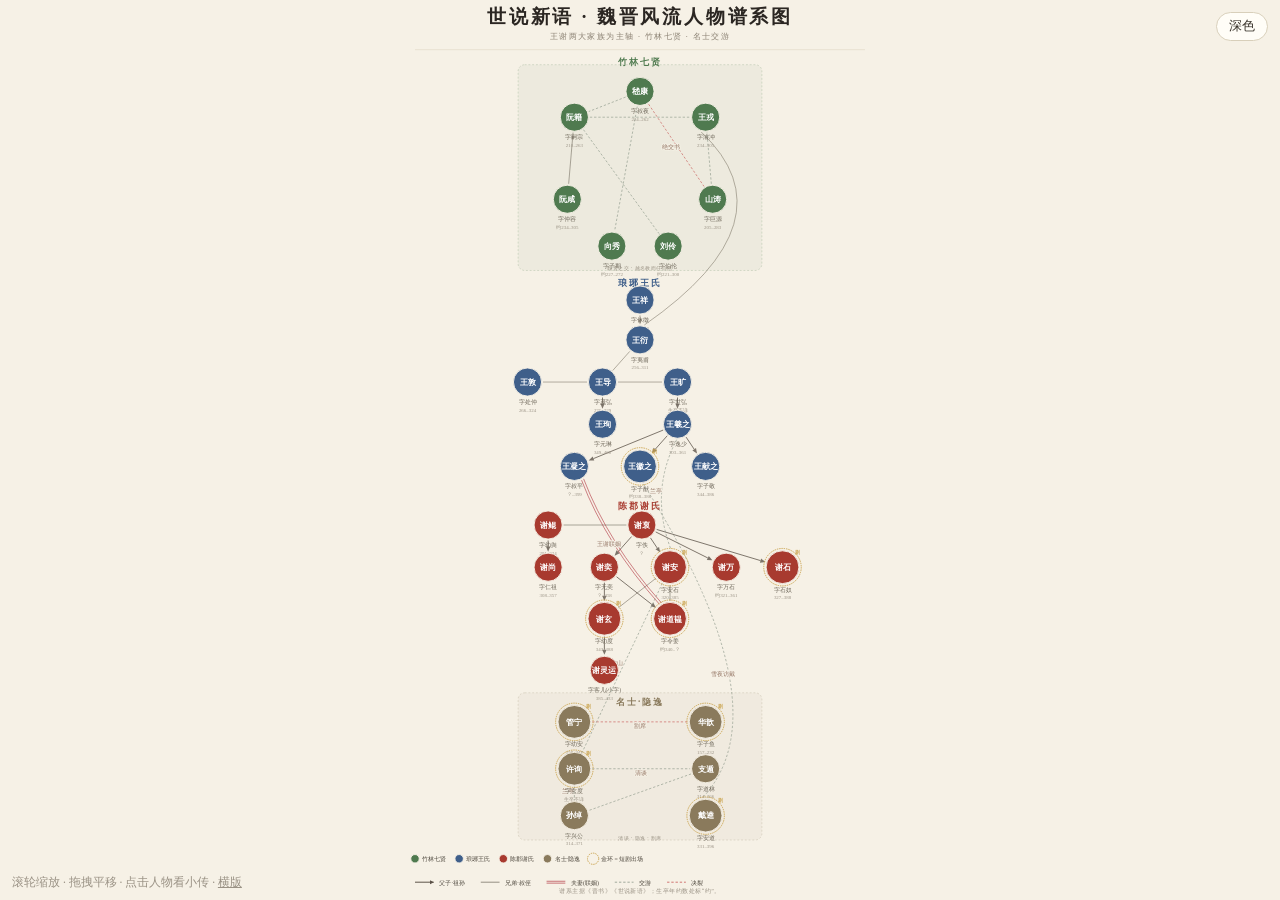
<file: index.html>
<!DOCTYPE html>
<html lang="zh-CN">
<head>
<meta charset="UTF-8">
<meta name="viewport" content="width=device-width, initial-scale=1.0">
<title>世说新语 · 魏晋风流人物谱系图</title>
<link rel="stylesheet" href="style.css">
</head>
<body>
<div id="wrap">
  <svg id="board" xmlns="http://www.w3.org/2000/svg"></svg>
  <div id="card"></div>
  <div id="hint">滚轮缩放 · 拖拽平移 · 点击人物看小传 · <a href="landscape.html">横版</a></div>
  <button id="themeToggle">深色</button>
</div>
<script src="data.js"></script>
<script src="renderer.js"></script>
<script>
  if (location.search.includes("print")) document.body.classList.add("print");
  initShishuo("portrait");
</script>
</body>
</html>
</file>
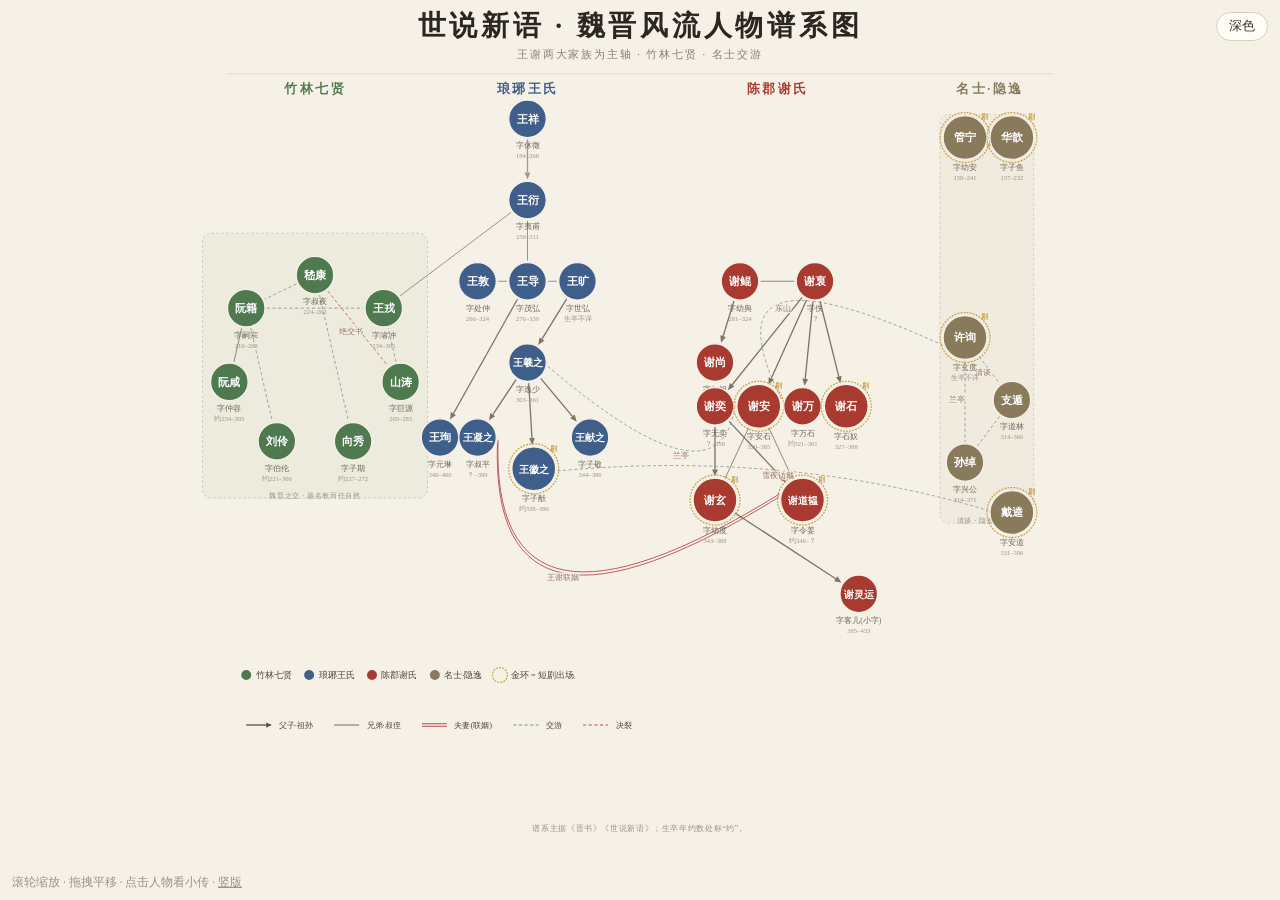
<file: landscape.html>
<!DOCTYPE html>
<html lang="zh-CN">
<head>
<meta charset="UTF-8">
<meta name="viewport" content="width=device-width, initial-scale=1.0">
<title>世说新语 · 魏晋风流人物谱系图（横版）</title>
<link rel="stylesheet" href="style.css">
</head>
<body>
<div id="wrap">
  <svg id="board" xmlns="http://www.w3.org/2000/svg"></svg>
  <div id="card"></div>
  <div id="hint">滚轮缩放 · 拖拽平移 · 点击人物看小传 · <a href="index.html">竖版</a></div>
  <button id="themeToggle">深色</button>
</div>
<script src="data.js"></script>
<script src="renderer.js"></script>
<script>
  if (location.search.includes("print")) document.body.classList.add("print");
  initShishuo("landscape");
</script>
</body>
</html>
</file>
<file: style.css>
:root {
  --paper: #f6f1e6;
  --card-bg: #fffdf7;
  --card-text: #3a342c;
  --card-border: #d8cfba;
  --card-meta: #9a9285;
}
body.dark {
  --paper: #15181f;
  --card-bg: #20242e;
  --card-text: #e4dfd3;
  --card-border: #343a48;
  --card-meta: #8a8578;
}
* { box-sizing: border-box; }
html, body {
  margin: 0; padding: 0; width: 100%; height: 100%;
  background: var(--paper); overflow: hidden;
  font-family: "Songti SC", "STSong", "Noto Serif CJK SC", "PingFang SC", serif;
  color: #2b2622;
}
body.dark { color: #e8e3d8; }
#wrap { position: fixed; inset: 0; }
svg { display: block; width: 100vw; height: 100vh; }
text { user-select: none; }

.node { cursor: pointer; }
.node .ring { fill: none; stroke: #c9a24b; stroke-width: 2; stroke-dasharray: 3 2; }
.node:hover .ring, .node:hover circle.body { stroke-width: 3; }
.badge { fill: #c9a24b; font-size: 11px; font-weight: bold; }
.edge { opacity: .78; }
.edge.arrow-line { opacity: .95; }
.edge-label { font-size: 12px; font-family: "Kaiti SC","STKaiti","Songti SC",serif; }

#card {
  position: absolute; display: none;
  width: 300px; max-width: 84vw;
  background: var(--card-bg); border: 1px solid var(--card-border);
  border-radius: 10px; padding: 14px 16px;
  box-shadow: 0 8px 30px rgba(0,0,0,.18);
  font-size: 13.5px; line-height: 1.65; color: var(--card-text);
  pointer-events: auto;
}
#card h3 { margin: 0 0 2px; font-size: 19px; letter-spacing: 2px; }
#card .meta { color: var(--card-meta); font-size: 12px; margin-bottom: 8px; }
#card .ep { margin-top: 8px; font-size: 12px; color: #a83a2f; }
#card .close { float: right; cursor: pointer; color: #b5aa96; font-size: 16px; line-height: 1; }
#card .close:hover { color: #a83a2f; }

#hint {
  position: absolute; left: 12px; bottom: 10px;
  font-size: 11.5px; color: #9a9285; pointer-events: none;
}
#hint a { pointer-events: auto; color: inherit; text-decoration: underline; }
#hint a:hover { opacity: .7; }
body.dark #hint { color: #8a8578; }
body.print #hint, body.print #themeToggle { display: none; }

#themeToggle {
  position: absolute; top: 12px; right: 12px;
  padding: 5px 12px; font-size: 12.5px;
  border: 1px solid var(--card-border); border-radius: 999px;
  background: var(--card-bg); color: var(--card-text); cursor: pointer;
  font-family: inherit;
}
#themeToggle:hover { opacity: .85; }
</file>
